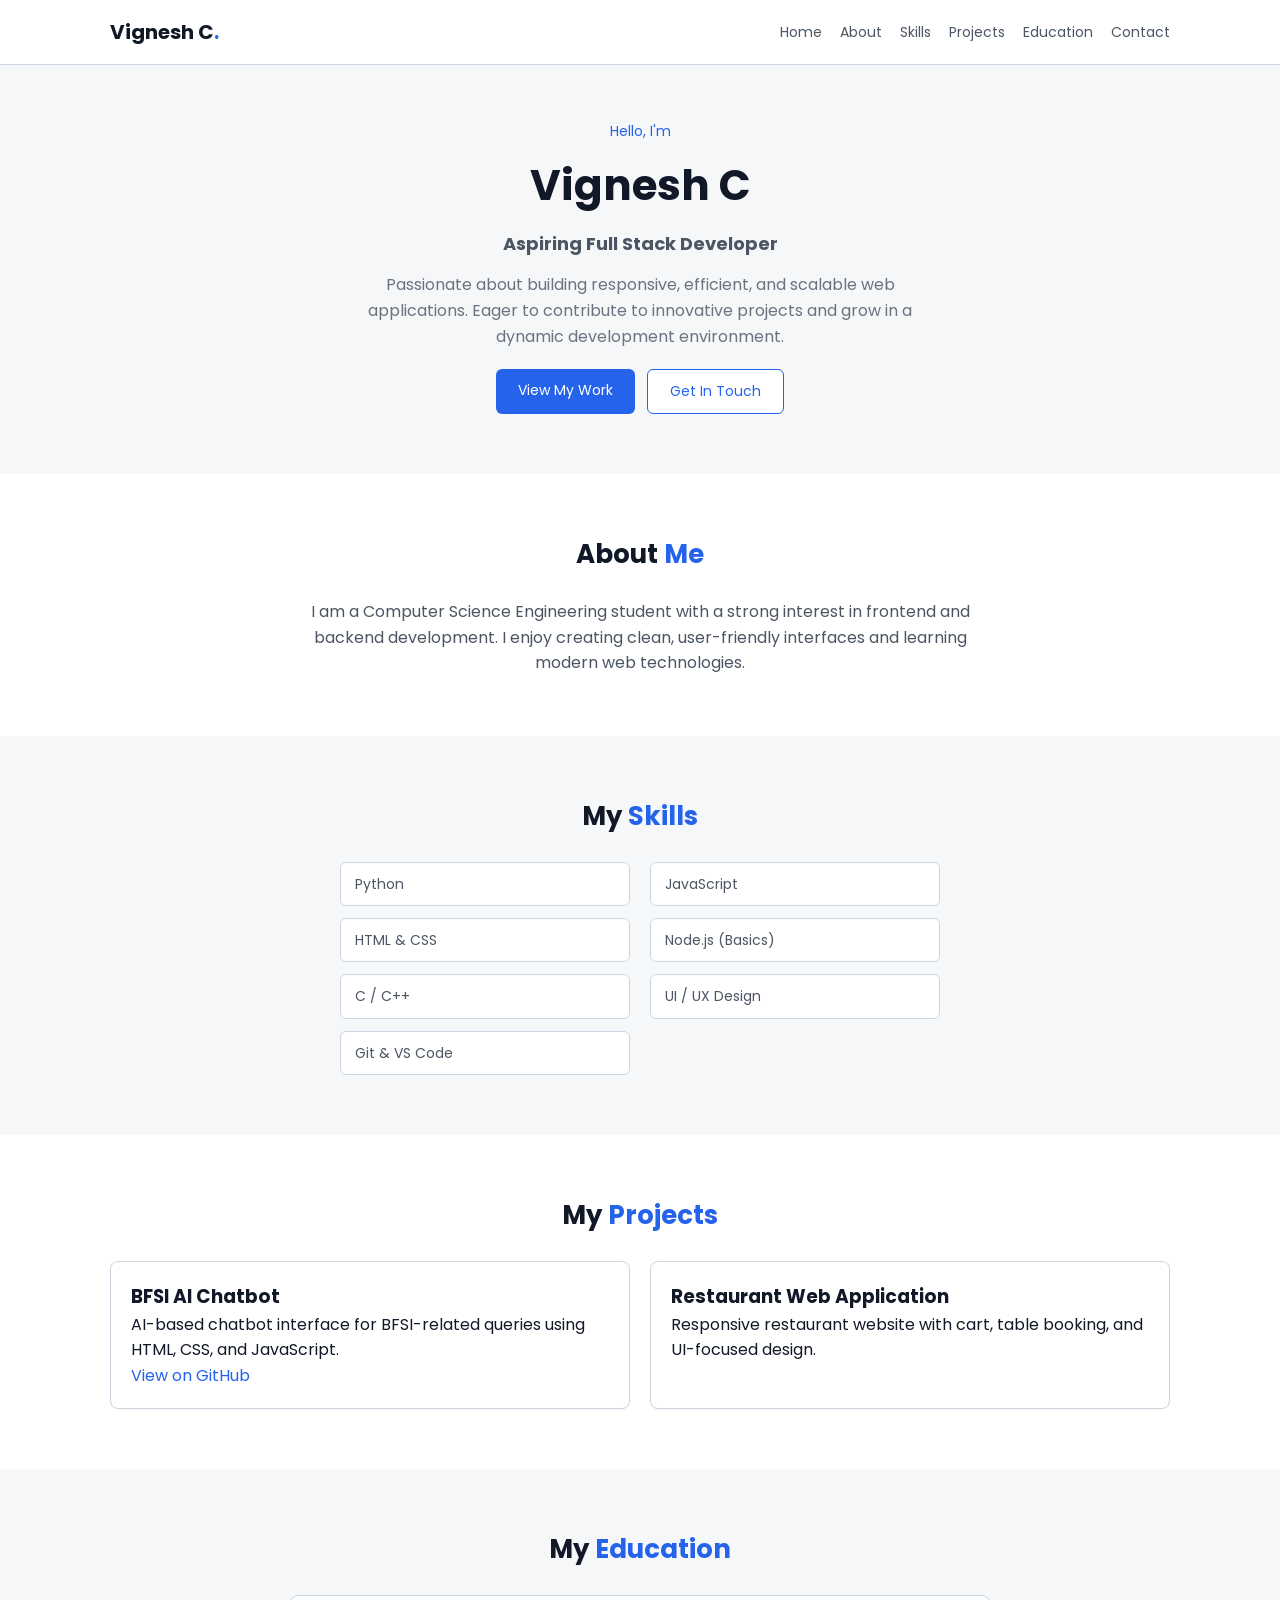
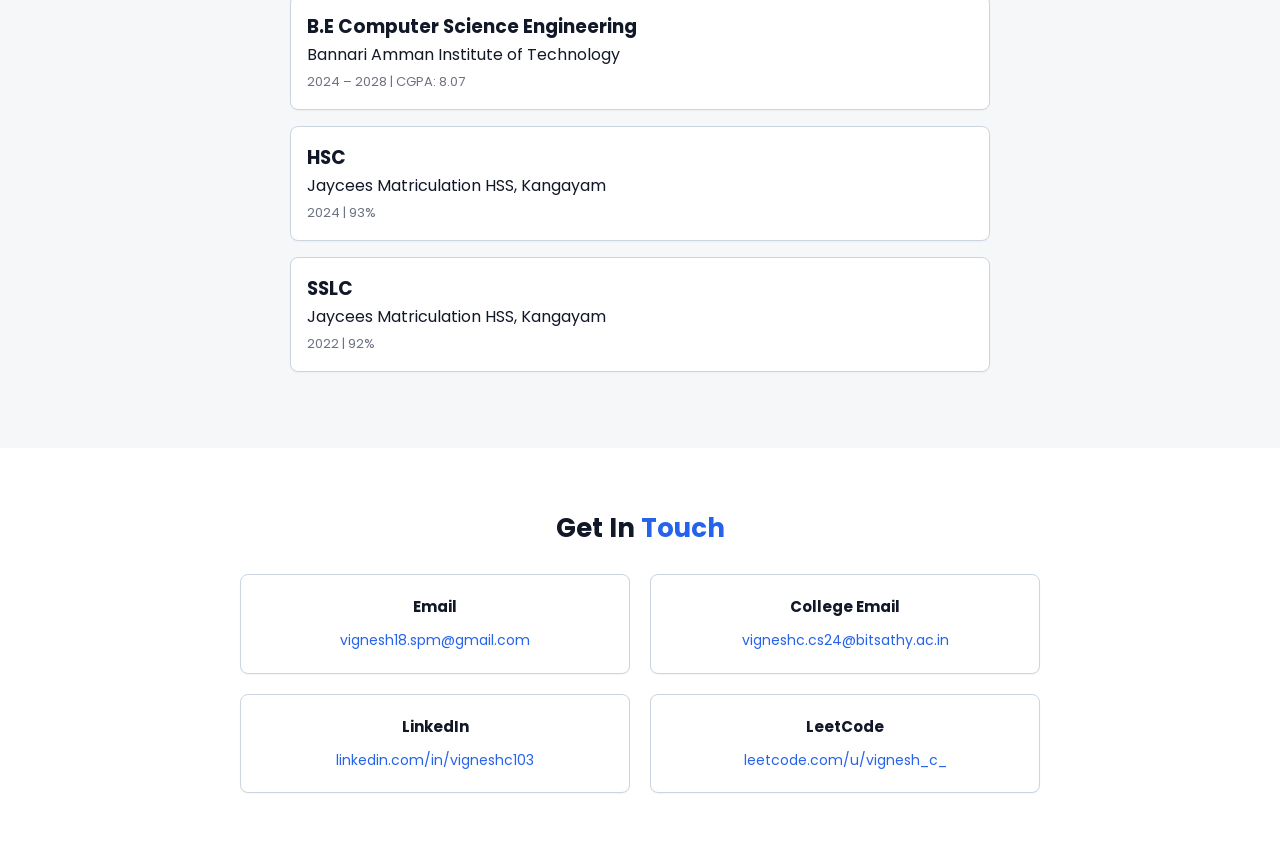
<file: index.html>
<!DOCTYPE html>
<html lang="en">
<head>
  <meta charset="UTF-8" />
  <meta name="viewport" content="width=device-width, initial-scale=1.0" />
  <meta name="description" content="Vignesh C - Aspiring Full Stack Developer Portfolio">
  <title>Vignesh C | Portfolio</title>

  <style>
    :root {
  --bg-primary: #ffffff;
  --bg-secondary: #f6f7f9;
  --border: #cbd5e1;
  --text-primary: #111827;
  --text-secondary: #4b5563;
  --text-muted: #6b7280;

  --accent: #2563eb;
  --container-max: 1100px;
}
* {
  margin: 0;
  padding: 0;
  box-sizing: border-box;
}

body {
  font-family: "Poppins", sans-serif;
  background: var(--bg-primary);
  color: var(--text-primary);
  line-height: 1.6;
}

a {
  color: var(--accent);
  text-decoration: none;
}

.container {
  max-width: var(--container-max);
  margin: auto;
  padding: 0 20px;
}

.navbar {
  position: fixed;
  top: 0;
  width: 100%;
  background: white;
  border-bottom: 1px solid var(--border);
}

.nav-container {
  height: 64px;
  display: flex;
  align-items: center;
  justify-content: space-between;
}

.logo {
  font-weight: 700;
  font-size: 20px;
}

.logo-dot {
  color: var(--accent);
}

.nav-links {
  display: flex;
  gap: 18px;
}

.nav-links a {
  font-size: 14px;
  color: var(--text-secondary);
}

.hero {
  padding-top: 120px;
  padding-bottom: 60px;
  background: var(--bg-secondary);
}

.hero-content {
  display: flex;
  justify-content: center;
  text-align: center;
}

.hero-greeting {
  color: var(--accent);
  font-size: 14px;
}

.hero-name {
  font-size: 42px;
  margin: 10px 0;
}

.hero-title {
  font-size: 18px;
  color: var(--text-secondary);
}

.hero-description {
  max-width: 600px;
  margin: 14px auto;
  color: var(--text-muted);
}

.hero-buttons {
  margin-top: 20px;
  display: flex;
  justify-content: center;
  gap: 12px;
}

.btn {
  padding: 10px 22px;
  font-size: 14px;
  border-radius: 6px;
}

.btn-primary {
  background: var(--accent);
  color: white;
}

.btn-secondary {
  border: 1px solid var(--accent);
  background: white;
  color: var(--accent);
}

.section {
  padding: 60px 0;
}

.light {
  background: var(--bg-secondary);
}

.section-title {
  font-size: 26px;
  text-align: center;
  margin-bottom: 24px;
}

.highlight {
  color: var(--accent);
}

.section-text {
  max-width: 700px;
  margin: auto;
  text-align: center;
  color: var(--text-secondary);
}

.skills-simple {
  max-width: 600px;
  margin: auto;
}

.skills-simple ul {
  display: grid;
  grid-template-columns: repeat(2, 1fr);
  gap: 12px 20px;
}

.skills-simple li {
  list-style: none;
  padding: 10px 14px;
  border: 1px solid var(--border);
  border-radius: 6px;
  font-size: 14px;
  color: var(--text-secondary);
}

.projects-grid {
  display: grid;
  grid-template-columns: repeat(auto-fit, minmax(300px, 1fr));
  gap: 20px;
}

.project-card {
  border: 1px solid var(--border);
  padding: 20px;
  border-radius: 8px;
}

.education-list {
  max-width: 700px;
  margin: auto;
}

.education-item {
  border: 1px solid var(--border);
  padding: 16px;
  border-radius: 8px;
  margin-bottom: 16px;
}

.education-item span {
  font-size: 13px;
  color: var(--text-muted);
}

.contact-text {
  text-align: center;
  color: var(--text-secondary);
}

@media (max-width: 600px) {
  .skills-simple ul {
    grid-template-columns: 1fr;
  }

  .nav-links {
    display: none;
  }

  .hero-name {
    font-size: 32px;
  }
}
.contact-blocks {
  max-width: 800px;
  margin: auto;
  display: grid;
  grid-template-columns: repeat(2, 1fr);
  gap: 20px;
}

.contact-block {
  border: 1px solid var(--border);
  padding: 20px;
  border-radius: 8px;
  background: white;
  text-align: center;
}

.contact-block h3 {
  font-size: 15px;
  margin-bottom: 8px;
  color: var(--text-primary);
}

.contact-block a {
  font-size: 14px;
  color: var(--accent);
  word-break: break-all;
}

@media (max-width: 600px) {
  .contact-blocks {
    grid-template-columns: 1fr;
  }
}
.project-card,
.education-item,
.contact-block,
.skills-simple li {
  background: #ffffff;
  border: 1.5px solid var(--border);
}
.project-card,
.education-item,
.contact-block {
  box-shadow: 0 1px 2px rgba(0, 0, 0, 0.04);
}
  </style>
  <link rel="preconnect" href="https://fonts.googleapis.com">
  <link rel="preconnect" href="https://fonts.gstatic.com" crossorigin>
  <link href="https://fonts.googleapis.com/css2?family=Poppins:wght@400;500;600;700&display=swap" rel="stylesheet">
</head>
<body>

<nav class="navbar">
  <div class="nav-container container">
    <div class="logo">Vignesh C<span class="logo-dot">.</span></div>
    <div class="nav-links">
      <a href="#home">Home</a>
      <a href="#about">About</a>
      <a href="#skills">Skills</a>
      <a href="#projects">Projects</a>
      <a href="#education">Education</a>
      <a href="#contact">Contact</a>
    </div>
  </div>
</nav>

<section id="home" class="hero">
  <div class="container hero-content">
    <div class="hero-text">
      <p class="hero-greeting">Hello, I'm</p>
      <h1 class="hero-name">Vignesh C</h1>
      <h2 class="hero-title">Aspiring Full Stack Developer</h2>

      <p class="hero-description">
        Passionate about building responsive, efficient, and scalable web applications.
        Eager to contribute to innovative projects and grow in a dynamic development environment.
      </p>

      <div class="hero-buttons">
        <a href="#projects" class="btn btn-primary">View My Work</a>
        <a href="#contact" class="btn btn-secondary">Get In Touch</a>
      </div>
    </div>
  </div>
</section>

<section id="about" class="section">
  <div class="container">
    <h2 class="section-title">About <span class="highlight">Me</span></h2>
    <p class="section-text">
      I am a Computer Science Engineering student with a strong interest in frontend and backend
      development. I enjoy creating clean, user-friendly interfaces and learning modern web technologies.
    </p>
  </div>
</section>

<section id="skills" class="section light">
  <div class="container">
    <h2 class="section-title">My <span class="highlight">Skills</span></h2>

    <div class="skills-simple">
      <ul>
        <li>Python</li>
        <li>JavaScript</li>
        <li>HTML & CSS</li>
        <li>Node.js (Basics)</li>
        <li>C / C++</li>
        <li>UI / UX Design</li>
        <li>Git & VS Code</li>
      </ul>
    </div>
  </div>
</section>

<section id="projects" class="section">
  <div class="container">
    <h2 class="section-title">My <span class="highlight">Projects</span></h2>

    <div class="projects-grid">
      <div class="project-card">
        <h3>BFSI AI Chatbot</h3>
        <p>
          AI-based chatbot interface for BFSI-related queries using HTML, CSS, and JavaScript.
        </p>
        <a href="https://github.com/vasanth-1208/ey_techathon-bfsi-aichatbot" target="_blank">
          View on GitHub
        </a>
      </div>

      <div class="project-card">
        <h3>Restaurant Web Application</h3>
        <p>
          Responsive restaurant website with cart, table booking, and UI-focused design.
        </p>
      </div>
    </div>
  </div>
</section>

<section id="education" class="section light">
  <div class="container">
    <h2 class="section-title">My <span class="highlight">Education</span></h2>

    <div class="education-list">
      <div class="education-item">
        <h3>B.E Computer Science Engineering</h3>
        <p>Bannari Amman Institute of Technology</p>
        <span>2024 – 2028 | CGPA: 8.07</span>
      </div>

      <div class="education-item">
        <h3>HSC</h3>
        <p>Jaycees Matriculation HSS, Kangayam</p>
        <span>2024 | 93%</span>
      </div>

      <div class="education-item">
        <h3>SSLC</h3>
        <p>Jaycees Matriculation HSS, Kangayam</p>
        <span>2022 | 92%</span>
      </div>
    </div>
  </div>
</section>

<section id="contact" class="section">
  <div class="container">
    <h2 class="section-title">Get In <span class="highlight">Touch</span></h2>

    <div class="contact-blocks">
      <div class="contact-block">
        <h3>Email</h3>
        <a href="mailto:vignesh18.spm@gmail.com">vignesh18.spm@gmail.com</a>
      </div>

      <div class="contact-block">
        <h3>College Email</h3>
        <a href="mailto:vigneshc.cs24@bitsathy.ac.in">vigneshc.cs24@bitsathy.ac.in</a>
      </div>

      <div class="contact-block">
        <h3>LinkedIn</h3>
        <a href="https://www.linkedin.com/in/vigneshc103" target="_blank">
          linkedin.com/in/vigneshc103
        </a>
      </div>

      <div class="contact-block">
        <h3>LeetCode</h3>
        <a href="https://leetcode.com/u/vignesh_c_" target="_blank">
          leetcode.com/u/vignesh_c_
        </a>
      </div>
    </div>
  </div>
</section>

</body>
</html>
</file>
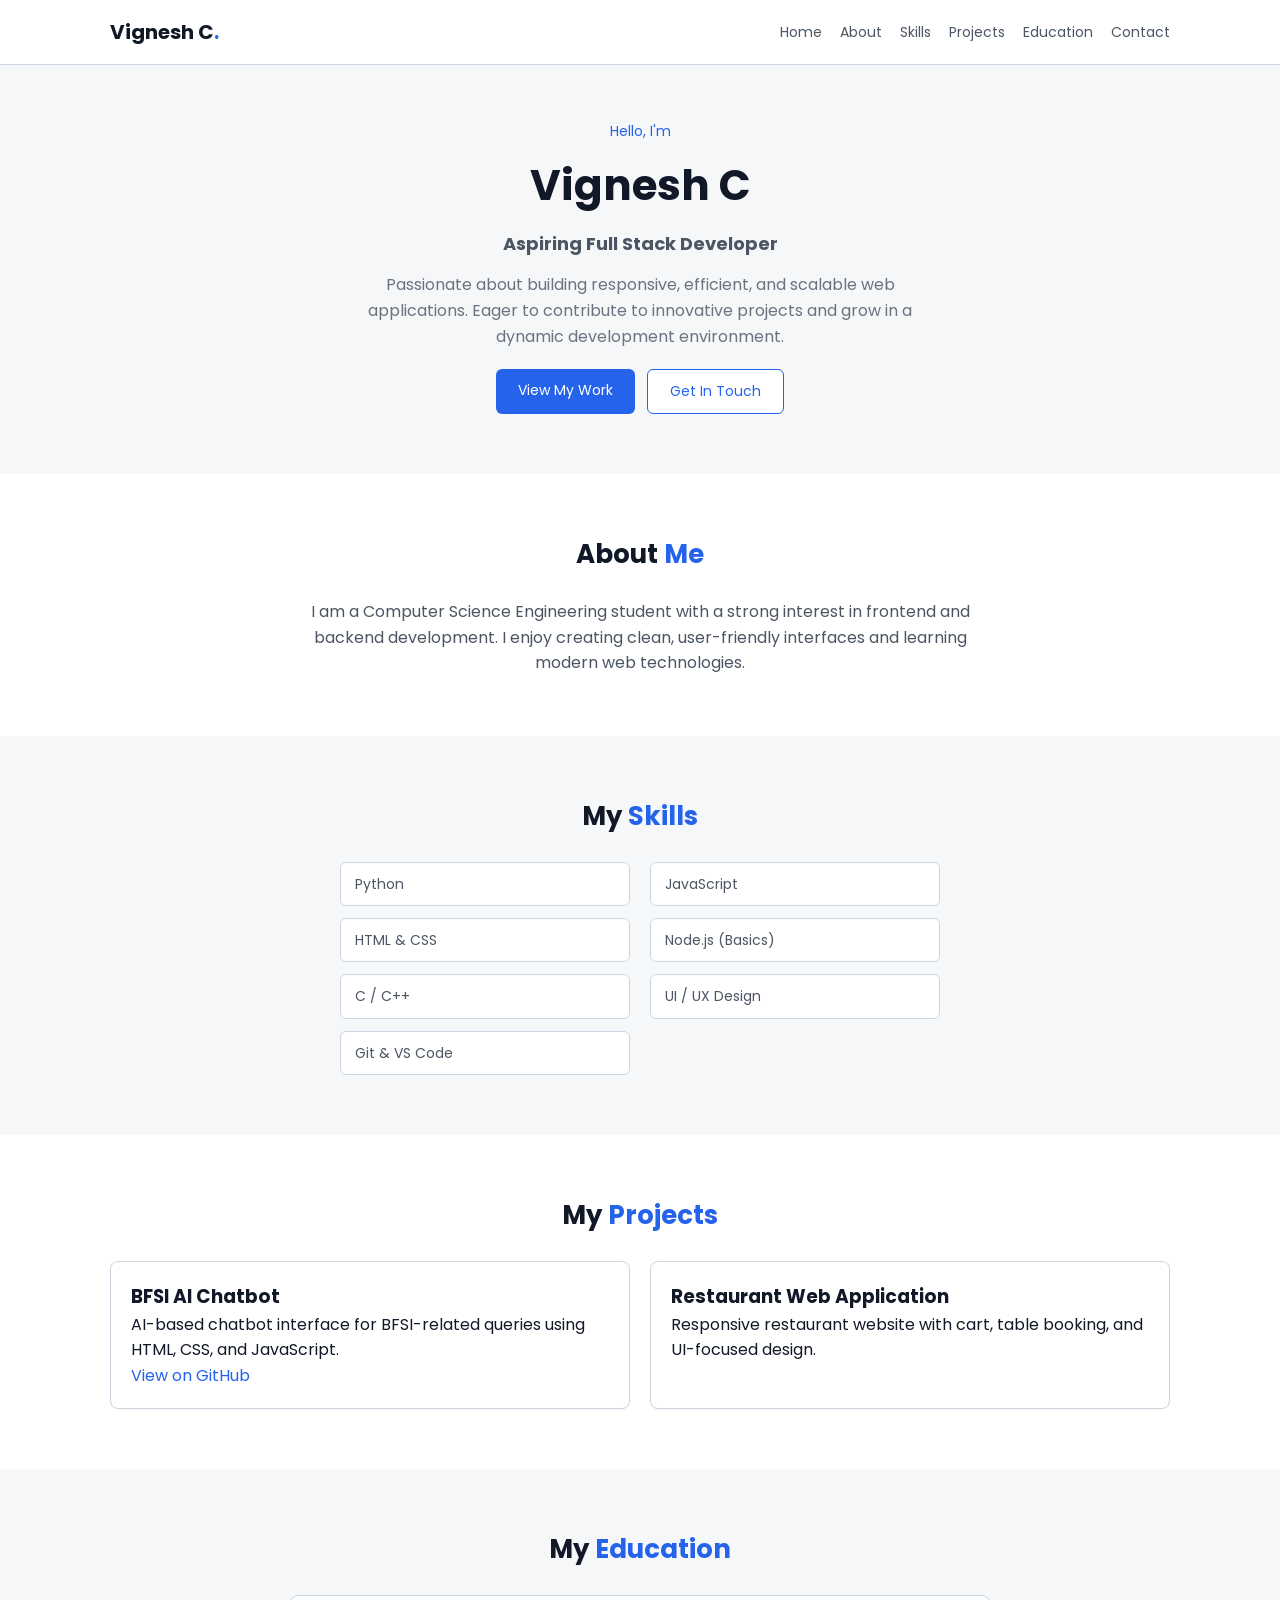
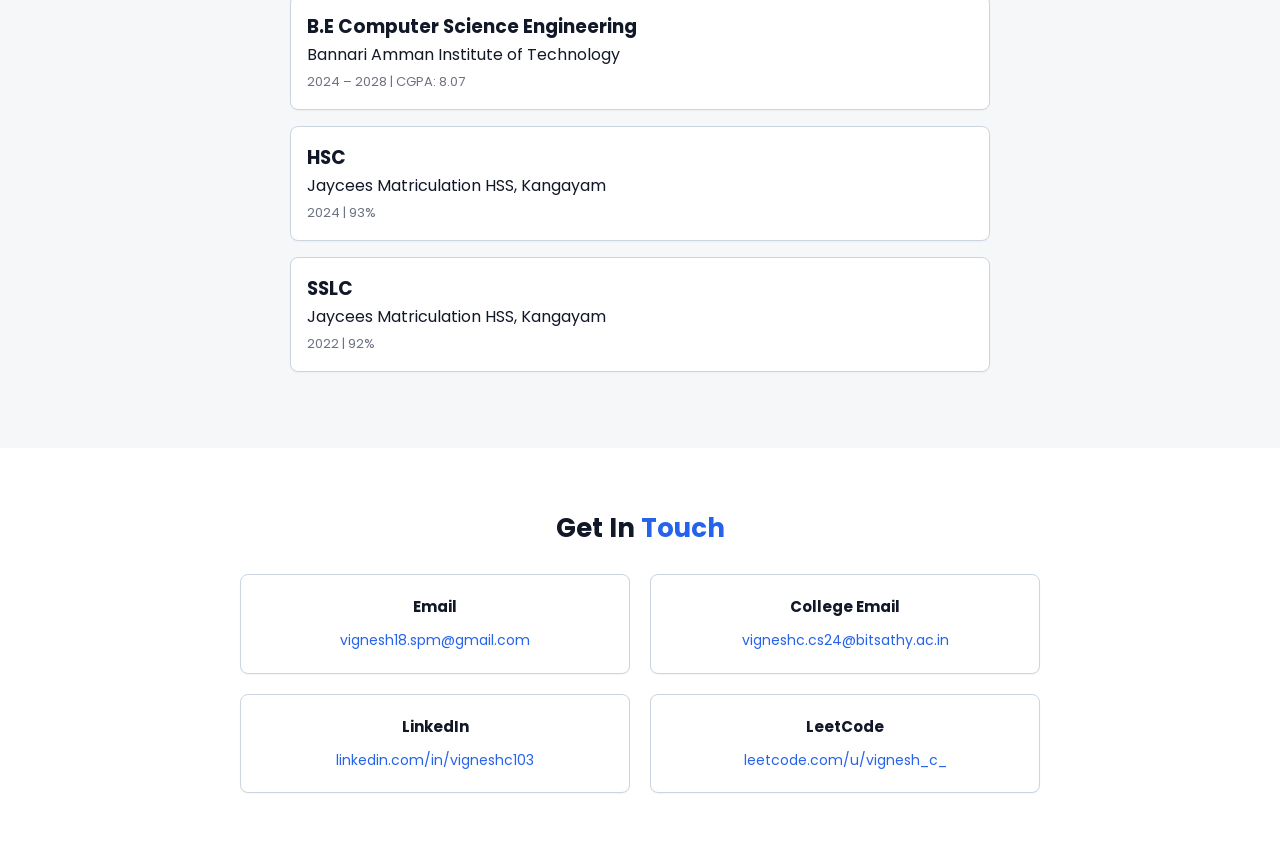
<file: portfolio/portfolio.html>
<!DOCTYPE html>
<html lang="en">
<head>
  <meta charset="UTF-8" />
  <meta name="viewport" content="width=device-width, initial-scale=1.0" />
  <meta name="description" content="Vignesh C - Aspiring Full Stack Developer Portfolio">
  <title>Vignesh C | Portfolio</title>

  <link rel="stylesheet" href="portfolio.css">
  <link rel="preconnect" href="https://fonts.googleapis.com">
  <link rel="preconnect" href="https://fonts.gstatic.com" crossorigin>
  <link href="https://fonts.googleapis.com/css2?family=Poppins:wght@400;500;600;700&display=swap" rel="stylesheet">
</head>
<body>

<nav class="navbar">
  <div class="nav-container container">
    <div class="logo">Vignesh C<span class="logo-dot">.</span></div>
    <div class="nav-links">
      <a href="#home">Home</a>
      <a href="#about">About</a>
      <a href="#skills">Skills</a>
      <a href="#projects">Projects</a>
      <a href="#education">Education</a>
      <a href="#contact">Contact</a>
    </div>
  </div>
</nav>

<section id="home" class="hero">
  <div class="container hero-content">
    <div class="hero-text">
      <p class="hero-greeting">Hello, I'm</p>
      <h1 class="hero-name">Vignesh C</h1>
      <h2 class="hero-title">Aspiring Full Stack Developer</h2>

      <p class="hero-description">
        Passionate about building responsive, efficient, and scalable web applications.
        Eager to contribute to innovative projects and grow in a dynamic development environment.
      </p>

      <div class="hero-buttons">
        <a href="#projects" class="btn btn-primary">View My Work</a>
        <a href="#contact" class="btn btn-secondary">Get In Touch</a>
      </div>
    </div>
  </div>
</section>

<section id="about" class="section">
  <div class="container">
    <h2 class="section-title">About <span class="highlight">Me</span></h2>
    <p class="section-text">
      I am a Computer Science Engineering student with a strong interest in frontend and backend
      development. I enjoy creating clean, user-friendly interfaces and learning modern web technologies.
    </p>
  </div>
</section>

<section id="skills" class="section light">
  <div class="container">
    <h2 class="section-title">My <span class="highlight">Skills</span></h2>

    <div class="skills-simple">
      <ul>
        <li>Python</li>
        <li>JavaScript</li>
        <li>HTML & CSS</li>
        <li>Node.js (Basics)</li>
        <li>C / C++</li>
        <li>UI / UX Design</li>
        <li>Git & VS Code</li>
      </ul>
    </div>
  </div>
</section>

<section id="projects" class="section">
  <div class="container">
    <h2 class="section-title">My <span class="highlight">Projects</span></h2>

    <div class="projects-grid">
      <div class="project-card">
        <h3>BFSI AI Chatbot</h3>
        <p>
          AI-based chatbot interface for BFSI-related queries using HTML, CSS, and JavaScript.
        </p>
        <a href="https://github.com/vasanth-1208/ey_techathon-bfsi-aichatbot" target="_blank">
          View on GitHub
        </a>
      </div>

      <div class="project-card">
        <h3>Restaurant Web Application</h3>
        <p>
          Responsive restaurant website with cart, table booking, and UI-focused design.
        </p>
      </div>
    </div>
  </div>
</section>

<section id="education" class="section light">
  <div class="container">
    <h2 class="section-title">My <span class="highlight">Education</span></h2>

    <div class="education-list">
      <div class="education-item">
        <h3>B.E Computer Science Engineering</h3>
        <p>Bannari Amman Institute of Technology</p>
        <span>2024 – 2028 | CGPA: 8.07</span>
      </div>

      <div class="education-item">
        <h3>HSC</h3>
        <p>Jaycees Matriculation HSS, Kangayam</p>
        <span>2024 | 93%</span>
      </div>

      <div class="education-item">
        <h3>SSLC</h3>
        <p>Jaycees Matriculation HSS, Kangayam</p>
        <span>2022 | 92%</span>
      </div>
    </div>
  </div>
</section>

<section id="contact" class="section">
  <div class="container">
    <h2 class="section-title">Get In <span class="highlight">Touch</span></h2>

    <div class="contact-blocks">
      <div class="contact-block">
        <h3>Email</h3>
        <a href="mailto:vignesh18.spm@gmail.com">vignesh18.spm@gmail.com</a>
      </div>

      <div class="contact-block">
        <h3>College Email</h3>
        <a href="mailto:vigneshc.cs24@bitsathy.ac.in">vigneshc.cs24@bitsathy.ac.in</a>
      </div>

      <div class="contact-block">
        <h3>LinkedIn</h3>
        <a href="https://www.linkedin.com/in/vigneshc103" target="_blank">
          linkedin.com/in/vigneshc103
        </a>
      </div>

      <div class="contact-block">
        <h3>LeetCode</h3>
        <a href="https://leetcode.com/u/vignesh_c_" target="_blank">
          leetcode.com/u/vignesh_c_
        </a>
      </div>
    </div>
  </div>
</section>

</body>
</html>
</file>
<file: portfolio/portfolio.css>
:root {
  --bg-primary: #ffffff;
  --bg-secondary: #f6f7f9;
  --border: #cbd5e1;
  --text-primary: #111827;
  --text-secondary: #4b5563;
  --text-muted: #6b7280;

  --accent: #2563eb;
  --container-max: 1100px;
}
* {
  margin: 0;
  padding: 0;
  box-sizing: border-box;
}

body {
  font-family: "Poppins", sans-serif;
  background: var(--bg-primary);
  color: var(--text-primary);
  line-height: 1.6;
}

a {
  color: var(--accent);
  text-decoration: none;
}

.container {
  max-width: var(--container-max);
  margin: auto;
  padding: 0 20px;
}

.navbar {
  position: fixed;
  top: 0;
  width: 100%;
  background: white;
  border-bottom: 1px solid var(--border);
}

.nav-container {
  height: 64px;
  display: flex;
  align-items: center;
  justify-content: space-between;
}

.logo {
  font-weight: 700;
  font-size: 20px;
}

.logo-dot {
  color: var(--accent);
}

.nav-links {
  display: flex;
  gap: 18px;
}

.nav-links a {
  font-size: 14px;
  color: var(--text-secondary);
}

.hero {
  padding-top: 120px;
  padding-bottom: 60px;
  background: var(--bg-secondary);
}

.hero-content {
  display: flex;
  justify-content: center;
  text-align: center;
}

.hero-greeting {
  color: var(--accent);
  font-size: 14px;
}

.hero-name {
  font-size: 42px;
  margin: 10px 0;
}

.hero-title {
  font-size: 18px;
  color: var(--text-secondary);
}

.hero-description {
  max-width: 600px;
  margin: 14px auto;
  color: var(--text-muted);
}

.hero-buttons {
  margin-top: 20px;
  display: flex;
  justify-content: center;
  gap: 12px;
}

.btn {
  padding: 10px 22px;
  font-size: 14px;
  border-radius: 6px;
}

.btn-primary {
  background: var(--accent);
  color: white;
}

.btn-secondary {
  border: 1px solid var(--accent);
  background: white;
  color: var(--accent);
}

.section {
  padding: 60px 0;
}

.light {
  background: var(--bg-secondary);
}

.section-title {
  font-size: 26px;
  text-align: center;
  margin-bottom: 24px;
}

.highlight {
  color: var(--accent);
}

.section-text {
  max-width: 700px;
  margin: auto;
  text-align: center;
  color: var(--text-secondary);
}

.skills-simple {
  max-width: 600px;
  margin: auto;
}

.skills-simple ul {
  display: grid;
  grid-template-columns: repeat(2, 1fr);
  gap: 12px 20px;
}

.skills-simple li {
  list-style: none;
  padding: 10px 14px;
  border: 1px solid var(--border);
  border-radius: 6px;
  font-size: 14px;
  color: var(--text-secondary);
}

.projects-grid {
  display: grid;
  grid-template-columns: repeat(auto-fit, minmax(300px, 1fr));
  gap: 20px;
}

.project-card {
  border: 1px solid var(--border);
  padding: 20px;
  border-radius: 8px;
}

.education-list {
  max-width: 700px;
  margin: auto;
}

.education-item {
  border: 1px solid var(--border);
  padding: 16px;
  border-radius: 8px;
  margin-bottom: 16px;
}

.education-item span {
  font-size: 13px;
  color: var(--text-muted);
}

.contact-text {
  text-align: center;
  color: var(--text-secondary);
}

@media (max-width: 600px) {
  .skills-simple ul {
    grid-template-columns: 1fr;
  }

  .nav-links {
    display: none;
  }

  .hero-name {
    font-size: 32px;
  }
}
.contact-blocks {
  max-width: 800px;
  margin: auto;
  display: grid;
  grid-template-columns: repeat(2, 1fr);
  gap: 20px;
}

.contact-block {
  border: 1px solid var(--border);
  padding: 20px;
  border-radius: 8px;
  background: white;
  text-align: center;
}

.contact-block h3 {
  font-size: 15px;
  margin-bottom: 8px;
  color: var(--text-primary);
}

.contact-block a {
  font-size: 14px;
  color: var(--accent);
  word-break: break-all;
}

@media (max-width: 600px) {
  .contact-blocks {
    grid-template-columns: 1fr;
  }
}
.project-card,
.education-item,
.contact-block,
.skills-simple li {
  background: #ffffff;
  border: 1.5px solid var(--border);
}
.project-card,
.education-item,
.contact-block {
  box-shadow: 0 1px 2px rgba(0, 0, 0, 0.04);
}
</file>
